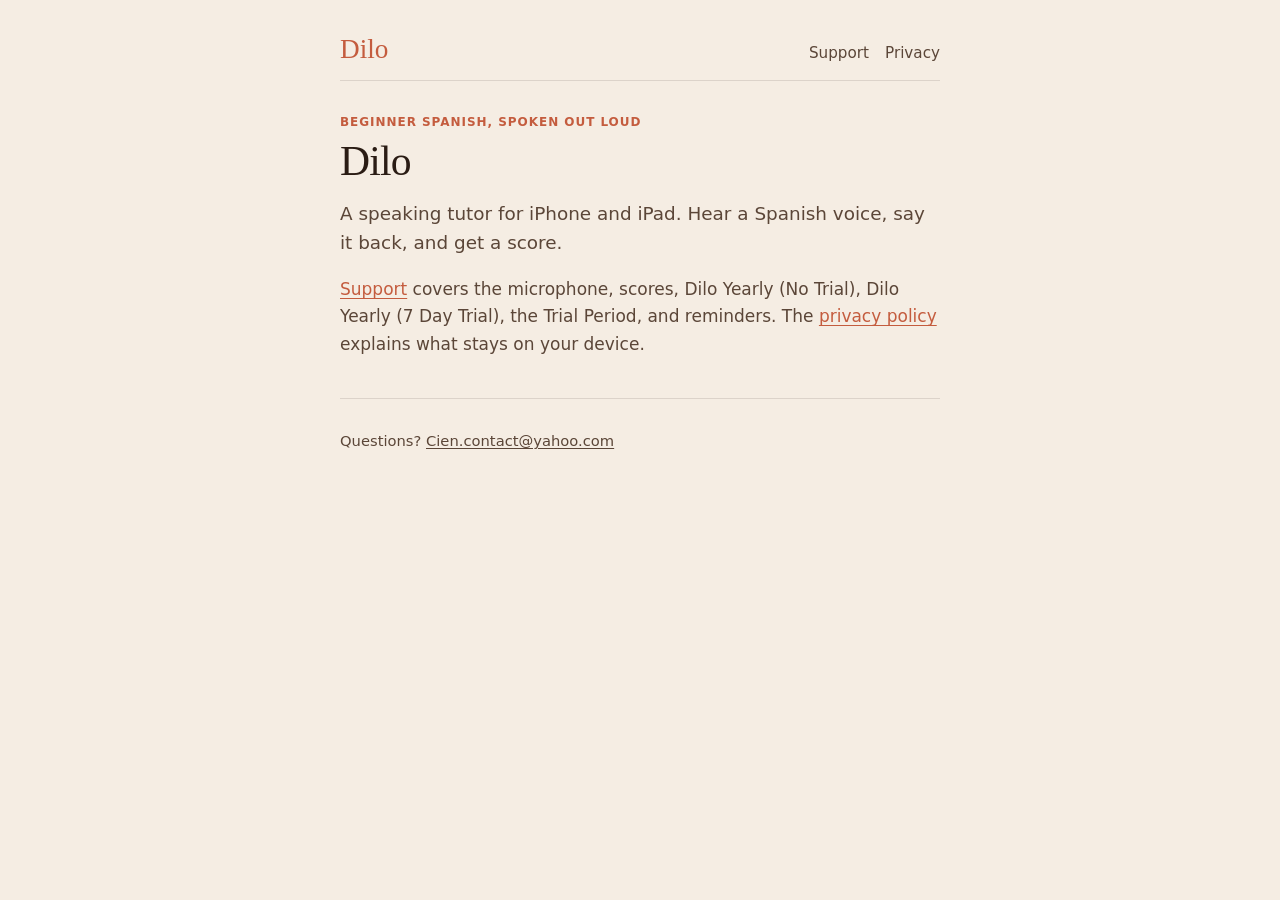
<file: index.html>
<!DOCTYPE html>
<html lang="en">
<head>
  <meta charset="utf-8">
  <meta name="viewport" content="width=device-width, initial-scale=1">
  <title>Dilo</title>
  <meta name="description" content="Support and privacy policy for Dilo, a beginner Spanish speaking tutor for iPhone and iPad.">
  <link rel="stylesheet" href="style.css">
</head>
<body>
  <div class="wrap">
    <header class="site-header">
      <a class="mark" href="./">Dilo</a>
      <nav class="site-nav" aria-label="Pages">
        <a href="support/">Support</a>
        <a href="privacy/">Privacy</a>
      </nav>
    </header>

    <p class="kicker">Beginner Spanish, spoken out loud</p>
    <h1>Dilo</h1>
    <p class="lede">A speaking tutor for iPhone and iPad. Hear a Spanish voice, say it back, and get a score.</p>
    <p><a href="support/">Support</a> covers the microphone, scores, Dilo Yearly (No Trial), Dilo Yearly (7 Day Trial), the Trial Period, and reminders. The <a href="privacy/">privacy policy</a> explains what stays on your device.</p>

    <footer>
      <p>Questions? <a href="mailto:Cien.contact@yahoo.com">Cien.contact@yahoo.com</a></p>
    </footer>
  </div>
</body>
</html>
</file>
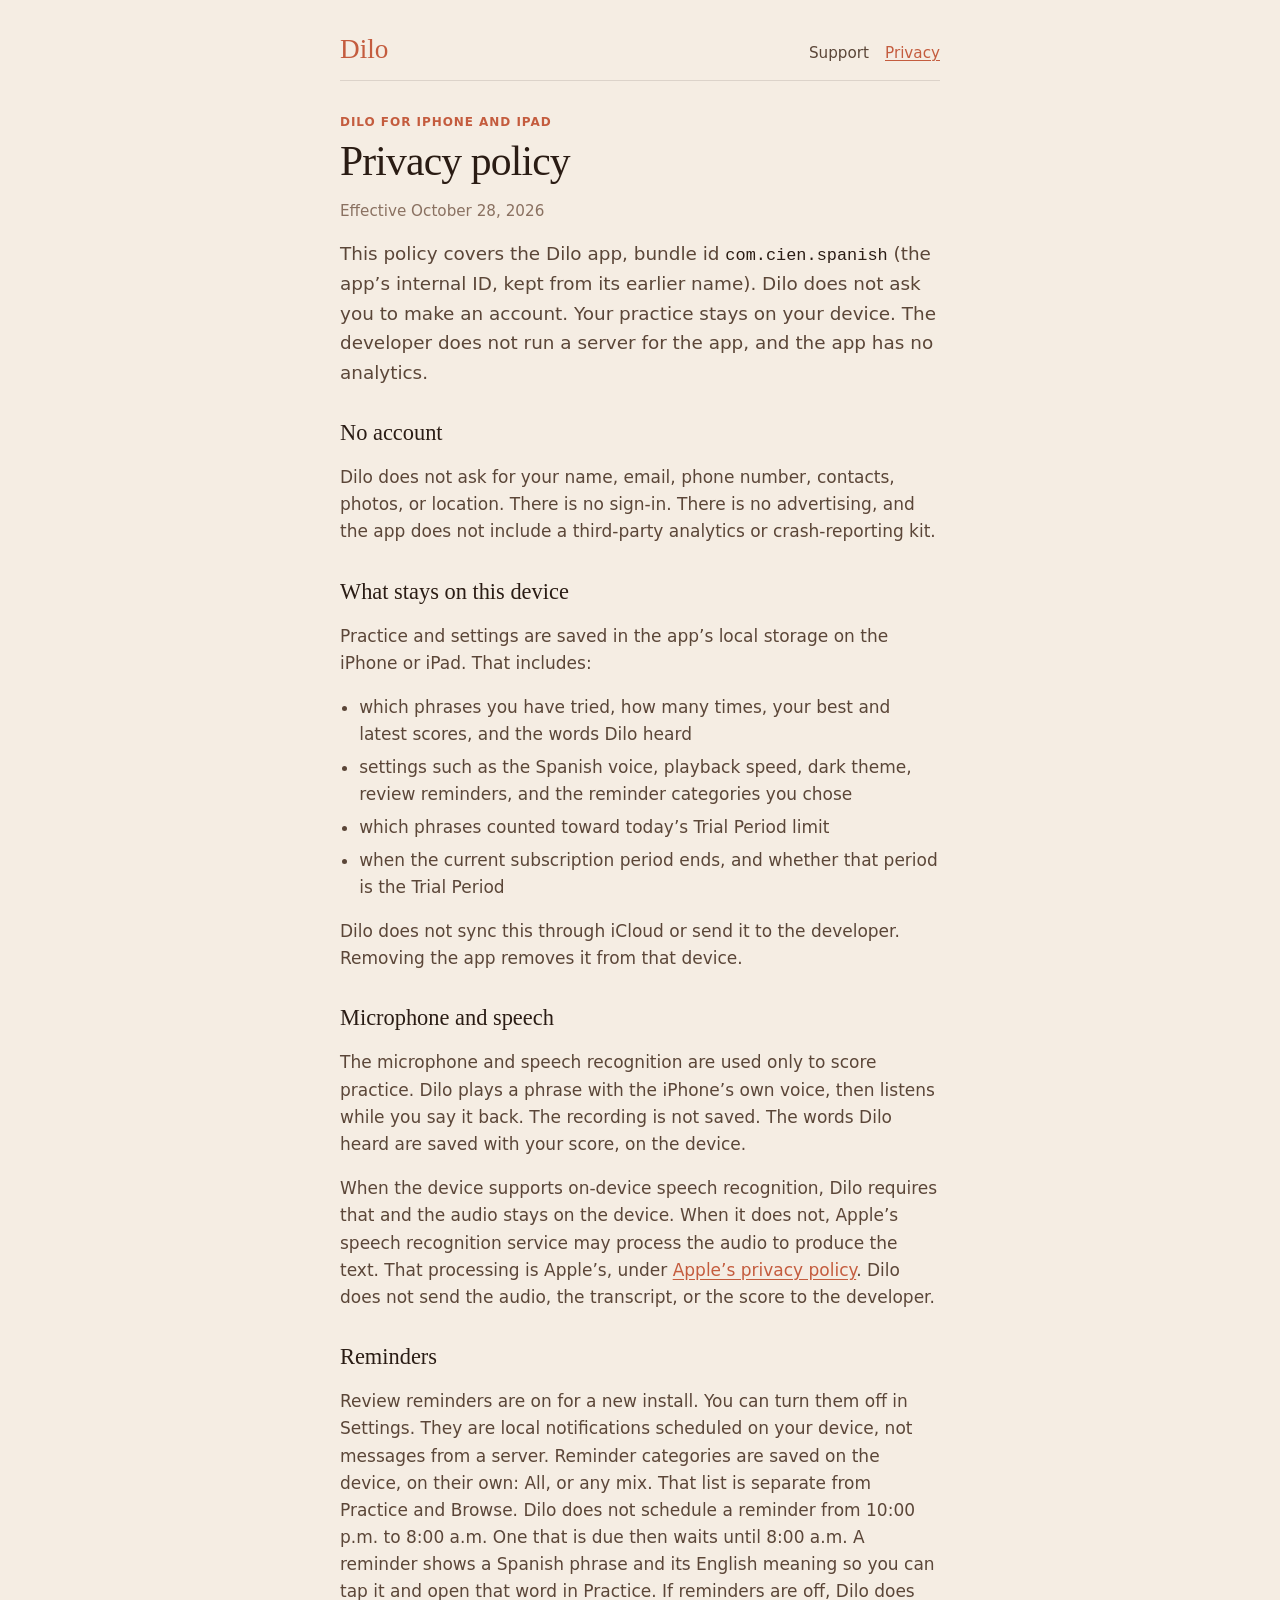
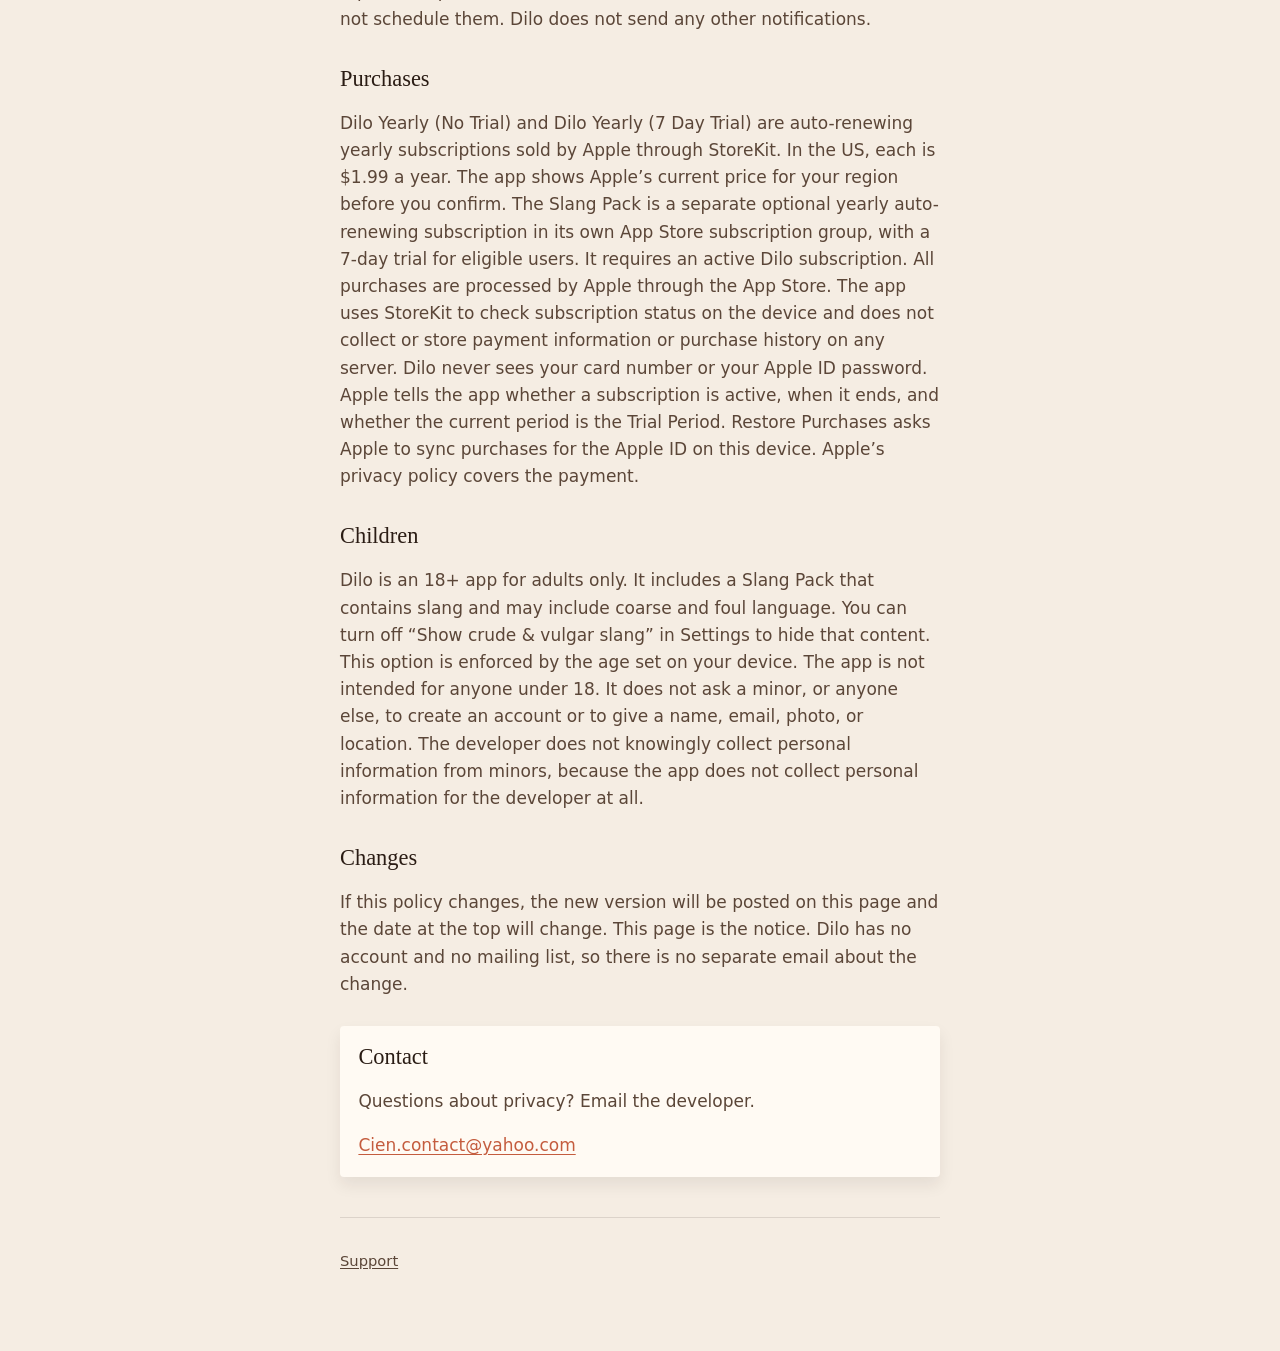
<file: privacy/index.html>
<!DOCTYPE html>
<html lang="en">
<head>
  <meta charset="utf-8">
  <meta name="viewport" content="width=device-width, initial-scale=1">
  <title>Privacy Policy · Dilo</title>
  <meta name="description" content="Privacy policy for Dilo, the beginner Spanish speaking tutor. No account, progress stays on your device, and purchases go through Apple.">
  <link rel="stylesheet" href="../style.css">
</head>
<body>
  <div class="wrap">
    <header class="site-header">
      <a class="mark" href="../">Dilo</a>
      <nav class="site-nav" aria-label="Pages">
        <a href="../support/">Support</a>
        <a href="./" aria-current="page">Privacy</a>
      </nav>
    </header>

    <p class="kicker">Dilo for iPhone and iPad</p>
    <h1>Privacy policy</h1>
    <p class="date">Effective October 28, 2026</p>
    <p class="lede">This policy covers the Dilo app, bundle id <code>com.cien.spanish</code> (the app’s internal ID, kept from its earlier name). Dilo does not ask you to make an account. Your practice stays on your device. The developer does not run a server for the app, and the app has no analytics.</p>

    <h2>No account</h2>
    <p>Dilo does not ask for your name, email, phone number, contacts, photos, or location. There is no sign-in. There is no advertising, and the app does not include a third-party analytics or crash-reporting kit.</p>

    <h2>What stays on this device</h2>
    <p>Practice and settings are saved in the app’s local storage on the iPhone or iPad. That includes:</p>
    <ul>
      <li>which phrases you have tried, how many times, your best and latest scores, and the words Dilo heard</li>
      <li>settings such as the Spanish voice, playback speed, dark theme, review reminders, and the reminder categories you chose</li>
      <li>which phrases counted toward today’s Trial Period limit</li>
      <li>when the current subscription period ends, and whether that period is the Trial Period</li>
    </ul>
    <p>Dilo does not sync this through iCloud or send it to the developer. Removing the app removes it from that device.</p>

    <h2>Microphone and speech</h2>
    <p>The microphone and speech recognition are used only to score practice. Dilo plays a phrase with the iPhone’s own voice, then listens while you say it back. The recording is not saved. The words Dilo heard are saved with your score, on the device.</p>
    <p>When the device supports on-device speech recognition, Dilo requires that and the audio stays on the device. When it does not, Apple’s speech recognition service may process the audio to produce the text. That processing is Apple’s, under <a href="https://www.apple.com/legal/privacy/">Apple’s privacy policy</a>. Dilo does not send the audio, the transcript, or the score to the developer.</p>

    <h2>Reminders</h2>
    <p>Review reminders are on for a new install. You can turn them off in Settings. They are local notifications scheduled on your device, not messages from a server. Reminder categories are saved on the device, on their own: All, or any mix. That list is separate from Practice and Browse. Dilo does not schedule a reminder from 10:00 p.m. to 8:00 a.m. One that is due then waits until 8:00 a.m. A reminder shows a Spanish phrase and its English meaning so you can tap it and open that word in Practice. If reminders are off, Dilo does not schedule them. Dilo does not send any other notifications.</p>

    <h2>Purchases</h2>
    <p>Dilo Yearly (No Trial) and Dilo Yearly (7 Day Trial) are auto-renewing yearly subscriptions sold by Apple through StoreKit. In the US, each is $1.99 a year. The app shows Apple’s current price for your region before you confirm. The Slang Pack is a separate optional yearly auto-renewing subscription in its own App Store subscription group, with a 7-day trial for eligible users. It requires an active Dilo subscription. All purchases are processed by Apple through the App Store. The app uses StoreKit to check subscription status on the device and does not collect or store payment information or purchase history on any server. Dilo never sees your card number or your Apple ID password. Apple tells the app whether a subscription is active, when it ends, and whether the current period is the Trial Period. Restore Purchases asks Apple to sync purchases for the Apple ID on this device. Apple’s privacy policy covers the payment.</p>

    <h2>Children</h2>
    <p>Dilo is an 18+ app for adults only. It includes a Slang Pack that contains slang and may include coarse and foul language. You can turn off “Show crude &amp; vulgar slang” in Settings to hide that content. This option is enforced by the age set on your device. The app is not intended for anyone under 18. It does not ask a minor, or anyone else, to create an account or to give a name, email, photo, or location. The developer does not knowingly collect personal information from minors, because the app does not collect personal information for the developer at all.</p>

    <h2>Changes</h2>
    <p>If this policy changes, the new version will be posted on this page and the date at the top will change. This page is the notice. Dilo has no account and no mailing list, so there is no separate email about the change.</p>

    <div class="card">
      <h2>Contact</h2>
      <p>Questions about privacy? Email the developer.</p>
      <p><a href="mailto:Cien.contact@yahoo.com">Cien.contact@yahoo.com</a></p>
    </div>

    <footer>
      <p><a href="../support/">Support</a></p>
    </footer>
  </div>
</body>
</html>
</file>
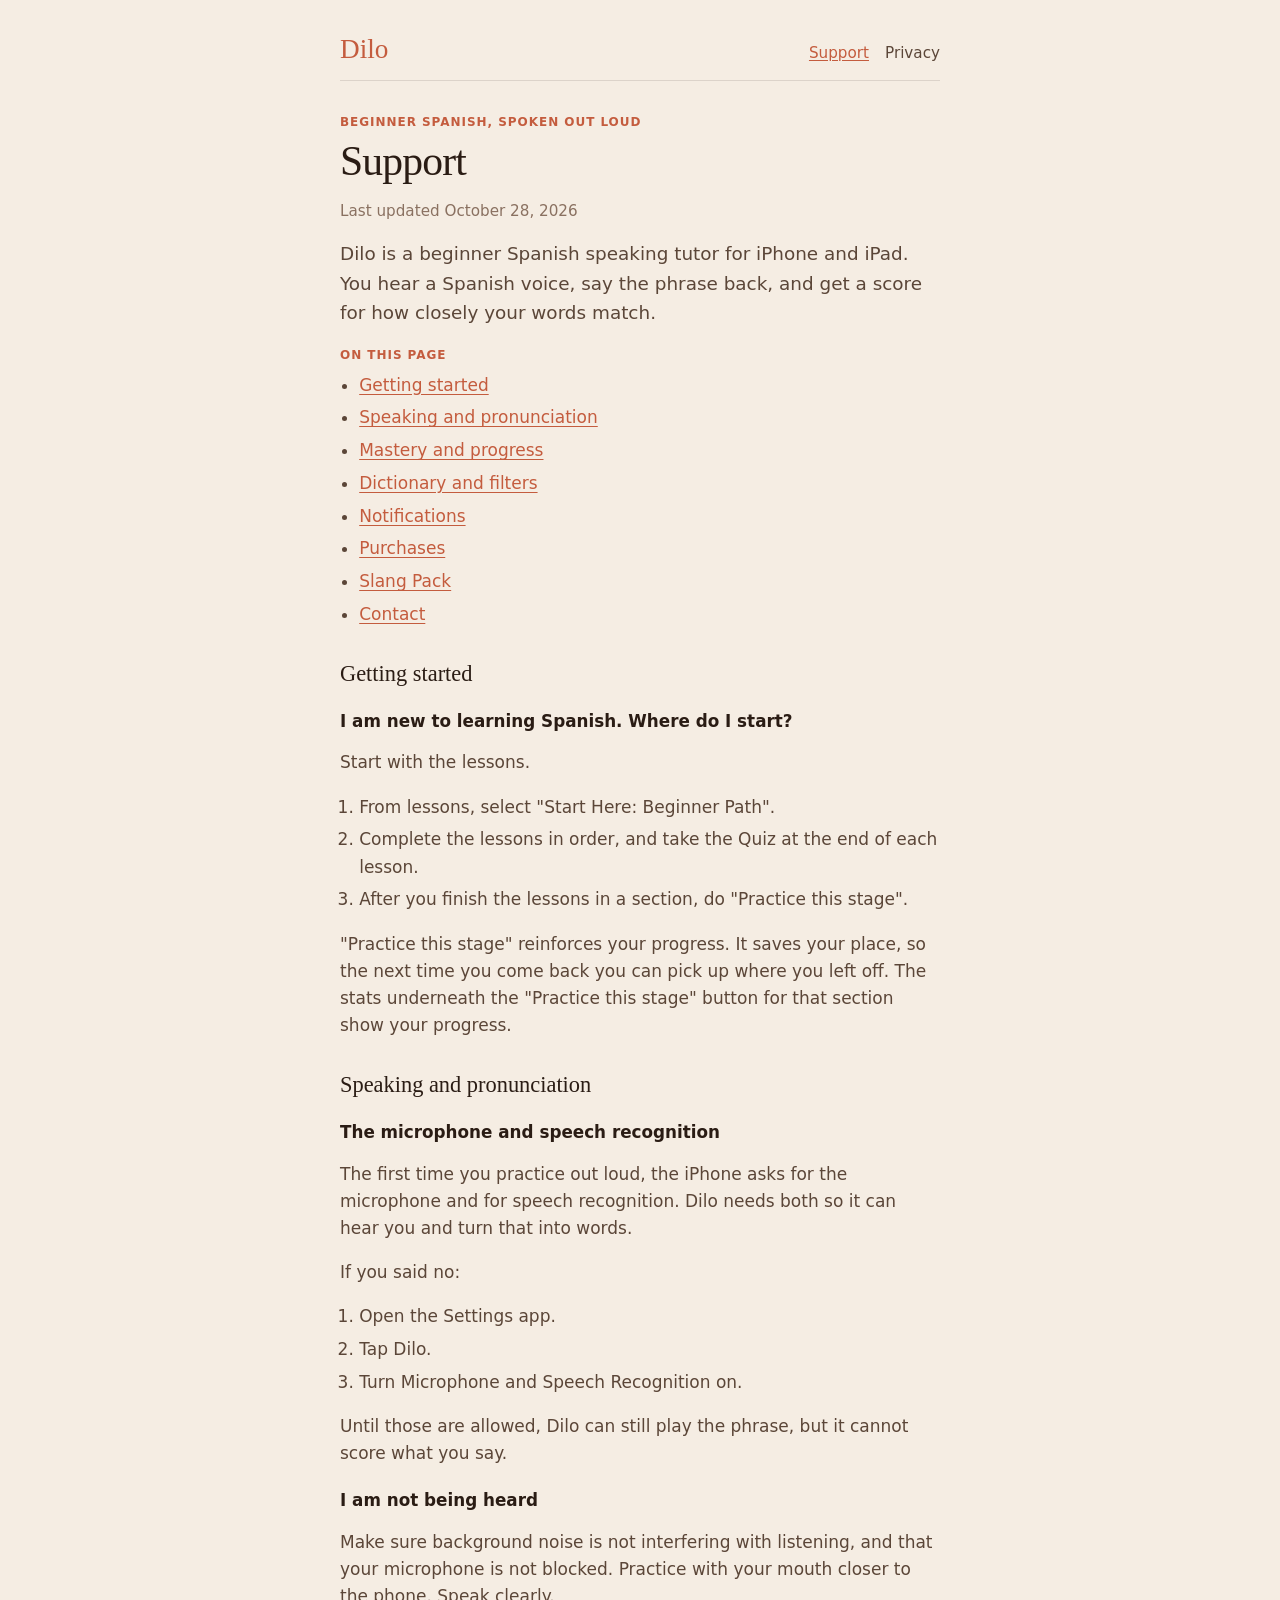
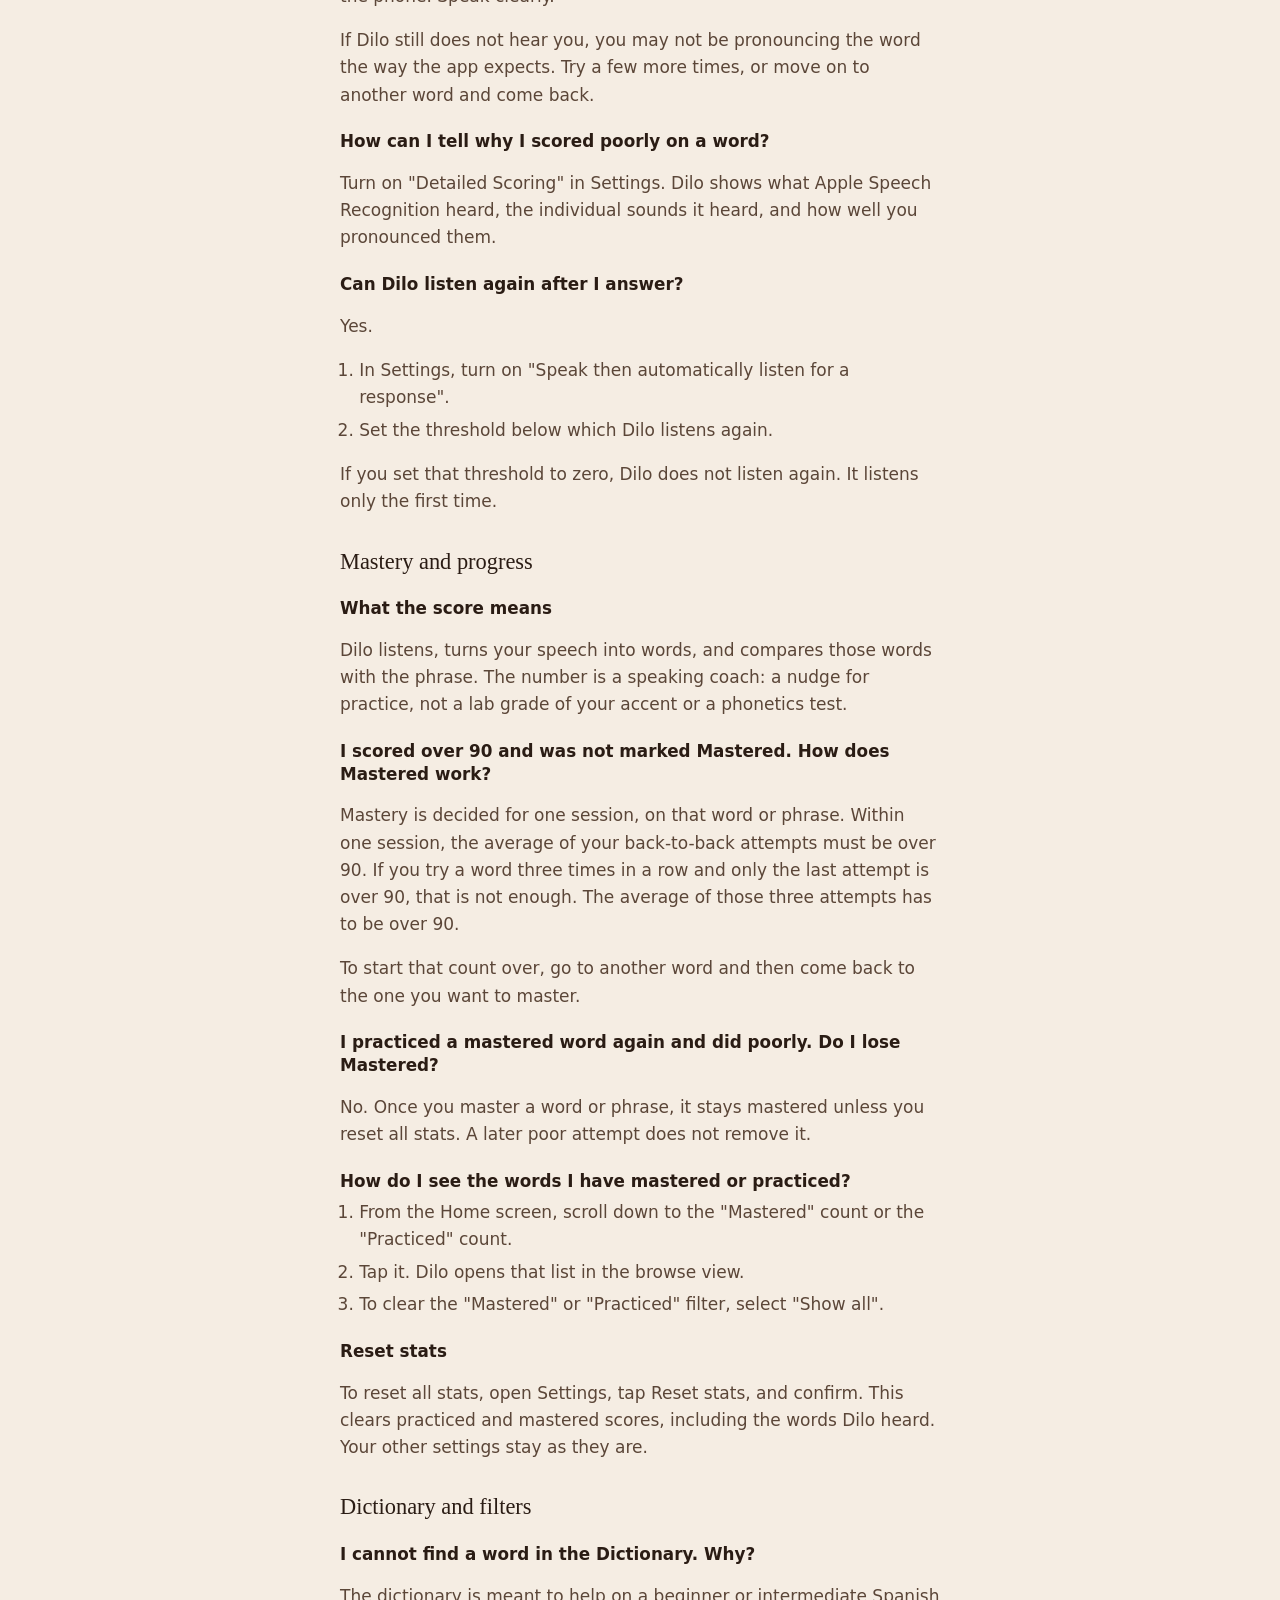
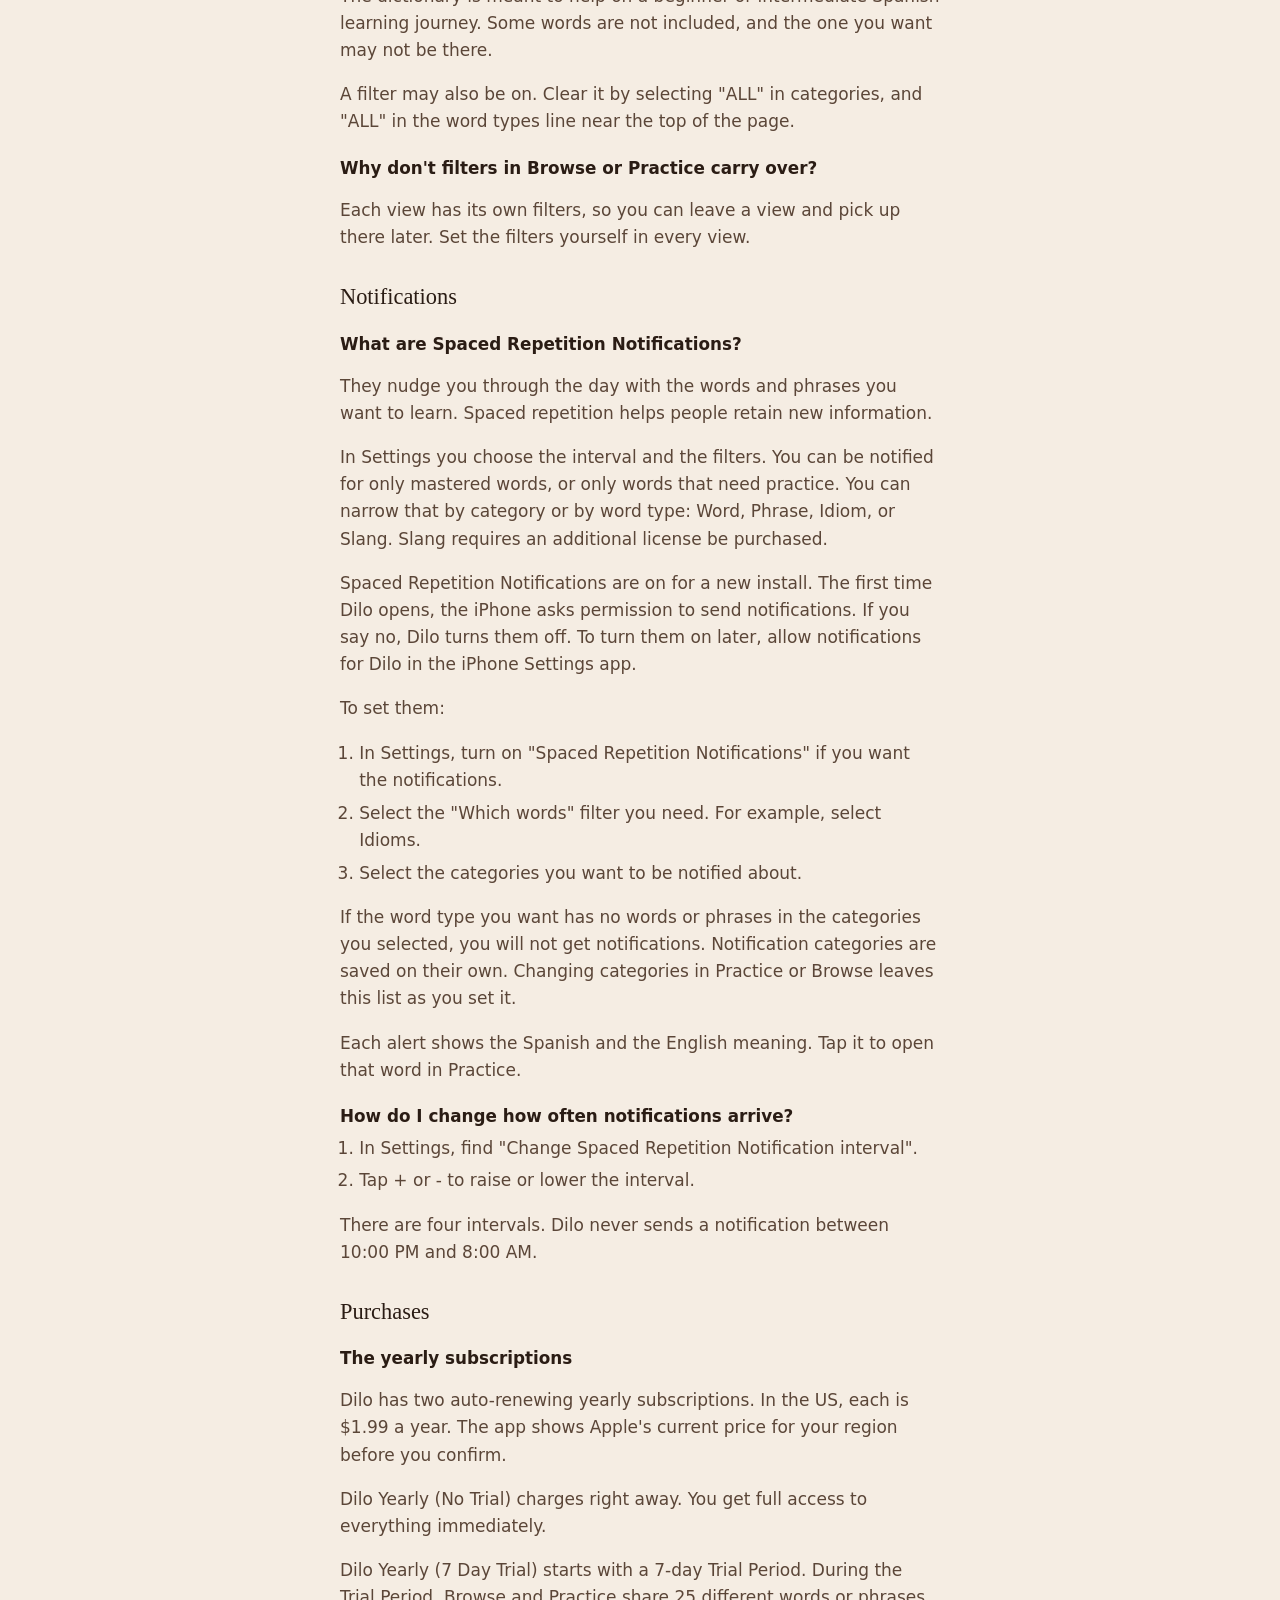
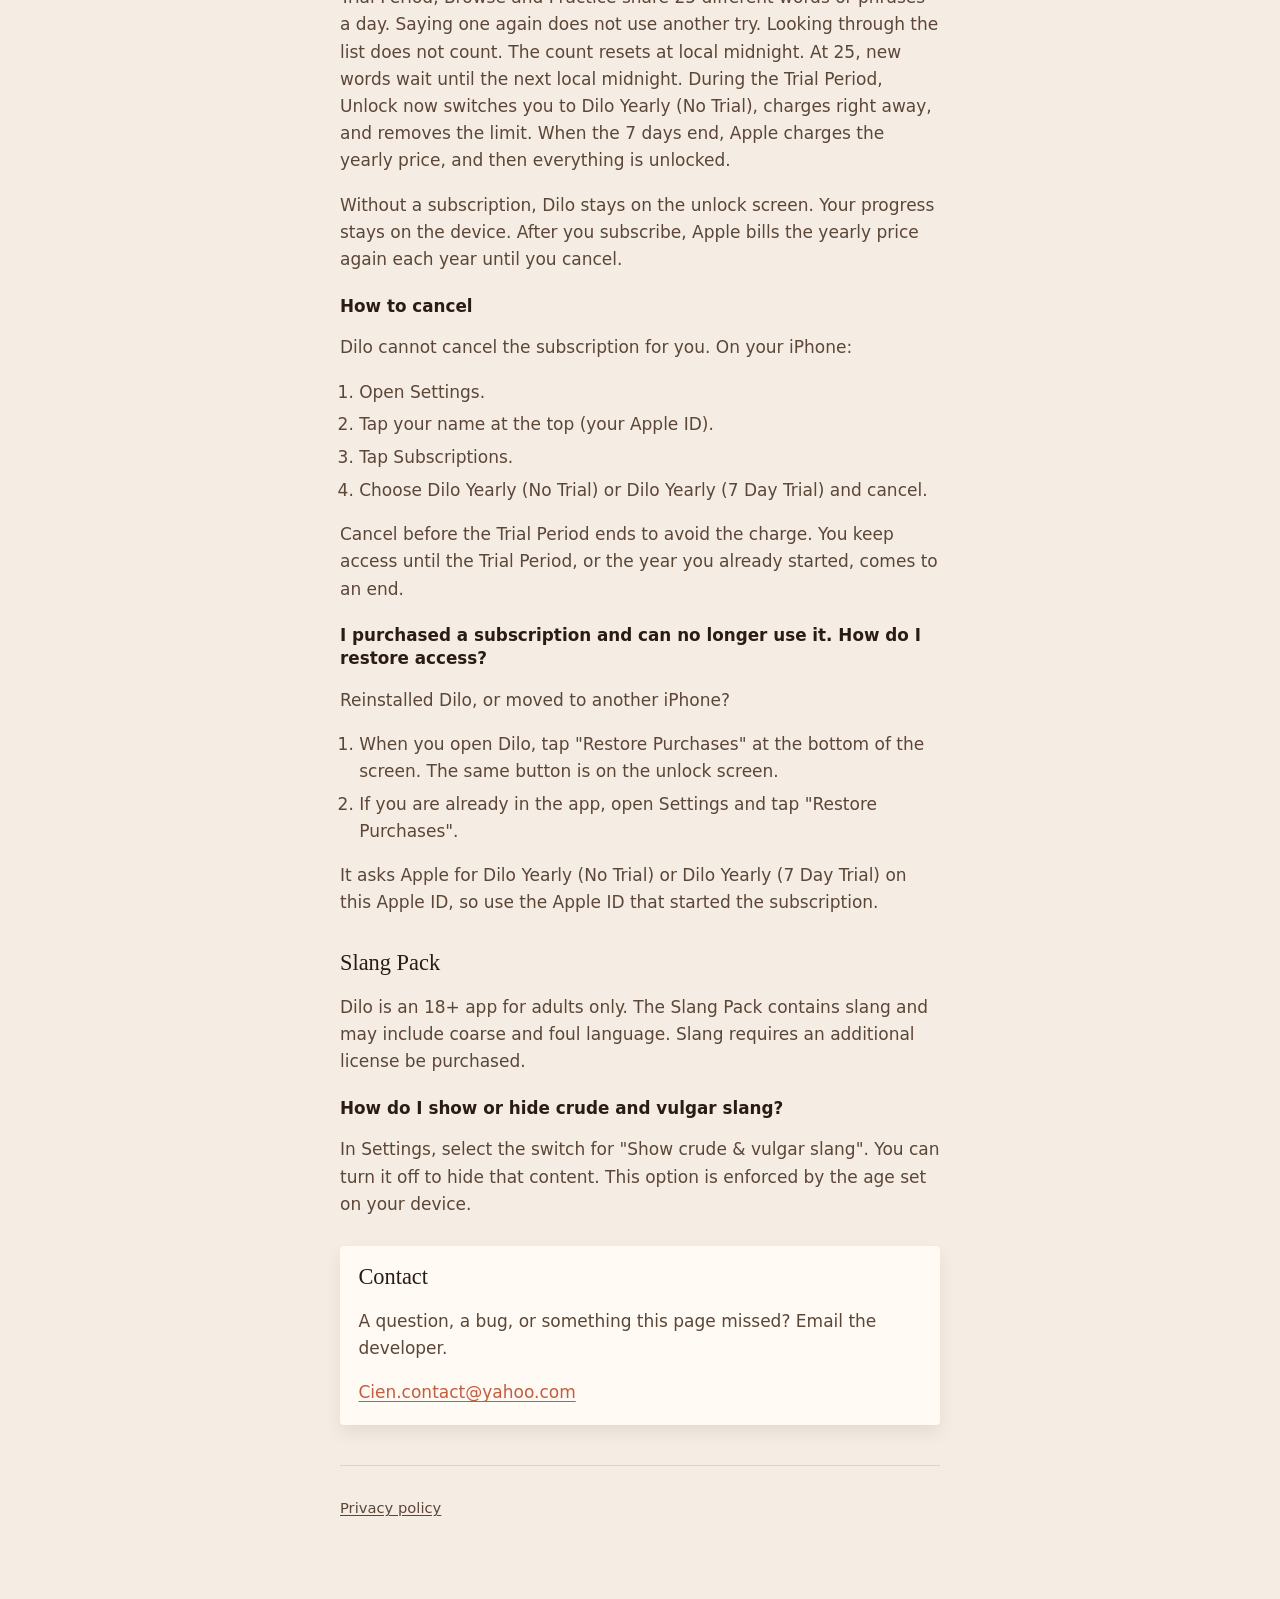
<file: support/index.html>
<!DOCTYPE html>
<html lang="en">
<head>
  <meta charset="utf-8">
  <meta name="viewport" content="width=device-width, initial-scale=1">
  <title>Support · Dilo</title>
  <meta name="description" content="Help for Dilo, a beginner Spanish speaking tutor. Lessons, speaking, mastery, the dictionary, notifications, subscriptions, and the Slang Pack.">
  <link rel="stylesheet" href="../style.css">
</head>
<body>
  <div class="wrap">
    <header class="site-header">
      <a class="mark" href="../">Dilo</a>
      <nav class="site-nav" aria-label="Pages">
        <a href="./" aria-current="page">Support</a>
        <a href="../privacy/">Privacy</a>
      </nav>
    </header>

    <p class="kicker">Beginner Spanish, spoken out loud</p>
    <h1>Support</h1>
    <p class="date">Last updated October 28, 2026</p>
    <p class="lede">Dilo is a beginner Spanish speaking tutor for iPhone and iPad. You hear a Spanish voice, say the phrase back, and get a score for how closely your words match.</p>

    <nav aria-label="On this page">
      <p class="kicker">On this page</p>
      <ul>
        <li><a href="#getting-started">Getting started</a></li>
        <li><a href="#speaking">Speaking and pronunciation</a></li>
        <li><a href="#mastery">Mastery and progress</a></li>
        <li><a href="#dictionary">Dictionary and filters</a></li>
        <li><a href="#notifications">Notifications</a></li>
        <li><a href="#purchases">Purchases</a></li>
        <li><a href="#slang-pack">Slang Pack</a></li>
        <li><a href="#contact">Contact</a></li>
      </ul>
    </nav>

    <h2 id="getting-started">Getting started</h2>
    <h3>I am new to learning Spanish. Where do I start?</h3>
    <p>Start with the lessons.</p>
    <ol>
      <li>From lessons, select "Start Here: Beginner Path".</li>
      <li>Complete the lessons in order, and take the Quiz at the end of each lesson.</li>
      <li>After you finish the lessons in a section, do "Practice this stage".</li>
    </ol>
    <p>"Practice this stage" reinforces your progress. It saves your place, so the next time you come back you can pick up where you left off. The stats underneath the "Practice this stage" button for that section show your progress.</p>

    <h2 id="speaking">Speaking and pronunciation</h2>
    <h3>The microphone and speech recognition</h3>
    <p>The first time you practice out loud, the iPhone asks for the microphone and for speech recognition. Dilo needs both so it can hear you and turn that into words.</p>
    <p>If you said no:</p>
    <ol>
      <li>Open the Settings app.</li>
      <li>Tap Dilo.</li>
      <li>Turn Microphone and Speech Recognition on.</li>
    </ol>
    <p>Until those are allowed, Dilo can still play the phrase, but it cannot score what you say.</p>

    <h3>I am not being heard</h3>
    <p>Make sure background noise is not interfering with listening, and that your microphone is not blocked. Practice with your mouth closer to the phone. Speak clearly.</p>
    <p>If Dilo still does not hear you, you may not be pronouncing the word the way the app expects. Try a few more times, or move on to another word and come back.</p>

    <h3>How can I tell why I scored poorly on a word?</h3>
    <p>Turn on "Detailed Scoring" in Settings. Dilo shows what Apple Speech Recognition heard, the individual sounds it heard, and how well you pronounced them.</p>

    <h3>Can Dilo listen again after I answer?</h3>
    <p>Yes.</p>
    <ol>
      <li>In Settings, turn on "Speak then automatically listen for a response".</li>
      <li>Set the threshold below which Dilo listens again.</li>
    </ol>
    <p>If you set that threshold to zero, Dilo does not listen again. It listens only the first time.</p>

    <h2 id="mastery">Mastery and progress</h2>
    <h3>What the score means</h3>
    <p>Dilo listens, turns your speech into words, and compares those words with the phrase. The number is a speaking coach: a nudge for practice, not a lab grade of your accent or a phonetics test.</p>

    <h3>I scored over 90 and was not marked Mastered. How does Mastered work?</h3>
    <p>Mastery is decided for one session, on that word or phrase. Within one session, the average of your back-to-back attempts must be over 90. If you try a word three times in a row and only the last attempt is over 90, that is not enough. The average of those three attempts has to be over 90.</p>
    <p>To start that count over, go to another word and then come back to the one you want to master.</p>

    <h3>I practiced a mastered word again and did poorly. Do I lose Mastered?</h3>
    <p>No. Once you master a word or phrase, it stays mastered unless you reset all stats. A later poor attempt does not remove it.</p>

    <h3>How do I see the words I have mastered or practiced?</h3>
    <ol>
      <li>From the Home screen, scroll down to the "Mastered" count or the "Practiced" count.</li>
      <li>Tap it. Dilo opens that list in the browse view.</li>
      <li>To clear the "Mastered" or "Practiced" filter, select "Show all".</li>
    </ol>

    <h3>Reset stats</h3>
    <p>To reset all stats, open Settings, tap Reset stats, and confirm. This clears practiced and mastered scores, including the words Dilo heard. Your other settings stay as they are.</p>

    <h2 id="dictionary">Dictionary and filters</h2>
    <h3>I cannot find a word in the Dictionary. Why?</h3>
    <p>The dictionary is meant to help on a beginner or intermediate Spanish learning journey. Some words are not included, and the one you want may not be there.</p>
    <p>A filter may also be on. Clear it by selecting "ALL" in categories, and "ALL" in the word types line near the top of the page.</p>

    <h3>Why don't filters in Browse or Practice carry over?</h3>
    <p>Each view has its own filters, so you can leave a view and pick up there later. Set the filters yourself in every view.</p>

    <h2 id="notifications">Notifications</h2>
    <h3>What are Spaced Repetition Notifications?</h3>
    <p>They nudge you through the day with the words and phrases you want to learn. Spaced repetition helps people retain new information.</p>
    <p>In Settings you choose the interval and the filters. You can be notified for only mastered words, or only words that need practice. You can narrow that by category or by word type: Word, Phrase, Idiom, or Slang. Slang requires an additional license be purchased.</p>
    <p>Spaced Repetition Notifications are on for a new install. The first time Dilo opens, the iPhone asks permission to send notifications. If you say no, Dilo turns them off. To turn them on later, allow notifications for Dilo in the iPhone Settings app.</p>
    <p>To set them:</p>
    <ol>
      <li>In Settings, turn on "Spaced Repetition Notifications" if you want the notifications.</li>
      <li>Select the "Which words" filter you need. For example, select Idioms.</li>
      <li>Select the categories you want to be notified about.</li>
    </ol>
    <p>If the word type you want has no words or phrases in the categories you selected, you will not get notifications. Notification categories are saved on their own. Changing categories in Practice or Browse leaves this list as you set it.</p>
    <p>Each alert shows the Spanish and the English meaning. Tap it to open that word in Practice.</p>

    <h3>How do I change how often notifications arrive?</h3>
    <ol>
      <li>In Settings, find "Change Spaced Repetition Notification interval".</li>
      <li>Tap + or - to raise or lower the interval.</li>
    </ol>
    <p>There are four intervals. Dilo never sends a notification between 10:00 PM and 8:00 AM.</p>

    <h2 id="purchases">Purchases</h2>
    <h3>The yearly subscriptions</h3>
    <p>Dilo has two auto-renewing yearly subscriptions. In the US, each is $1.99 a year. The app shows Apple's current price for your region before you confirm.</p>
    <p>Dilo Yearly (No Trial) charges right away. You get full access to everything immediately.</p>
    <p>Dilo Yearly (7 Day Trial) starts with a 7-day Trial Period. During the Trial Period, Browse and Practice share 25 different words or phrases a day. Saying one again does not use another try. Looking through the list does not count. The count resets at local midnight. At 25, new words wait until the next local midnight. During the Trial Period, Unlock now switches you to Dilo Yearly (No Trial), charges right away, and removes the limit. When the 7 days end, Apple charges the yearly price, and then everything is unlocked.</p>
    <p>Without a subscription, Dilo stays on the unlock screen. Your progress stays on the device. After you subscribe, Apple bills the yearly price again each year until you cancel.</p>

    <h3>How to cancel</h3>
    <p>Dilo cannot cancel the subscription for you. On your iPhone:</p>
    <ol>
      <li>Open Settings.</li>
      <li>Tap your name at the top (your Apple ID).</li>
      <li>Tap Subscriptions.</li>
      <li>Choose Dilo Yearly (No Trial) or Dilo Yearly (7 Day Trial) and cancel.</li>
    </ol>
    <p>Cancel before the Trial Period ends to avoid the charge. You keep access until the Trial Period, or the year you already started, comes to an end.</p>

    <h3>I purchased a subscription and can no longer use it. How do I restore access?</h3>
    <p>Reinstalled Dilo, or moved to another iPhone?</p>
    <ol>
      <li>When you open Dilo, tap "Restore Purchases" at the bottom of the screen. The same button is on the unlock screen.</li>
      <li>If you are already in the app, open Settings and tap "Restore Purchases".</li>
    </ol>
    <p>It asks Apple for Dilo Yearly (No Trial) or Dilo Yearly (7 Day Trial) on this Apple ID, so use the Apple ID that started the subscription.</p>

    <h2 id="slang-pack">Slang Pack</h2>
    <p>Dilo is an 18+ app for adults only. The Slang Pack contains slang and may include coarse and foul language. Slang requires an additional license be purchased.</p>
    <h3>How do I show or hide crude and vulgar slang?</h3>
    <p>In Settings, select the switch for "Show crude &amp; vulgar slang". You can turn it off to hide that content. This option is enforced by the age set on your device.</p>

    <div class="card">
      <h2 id="contact">Contact</h2>
      <p>A question, a bug, or something this page missed? Email the developer.</p>
      <p><a href="mailto:Cien.contact@yahoo.com">Cien.contact@yahoo.com</a></p>
    </div>

    <footer>
      <p><a href="../privacy/">Privacy policy</a></p>
    </footer>
  </div>
</body>
</html>
</file>
<file: style.css>
:root {
  --cream: #f5ede3;
  --terracotta: #c45c3e;
  --ink: #2a1c14;
  --ink-soft: #5b4638;
  --muted: #8a7161;
  --surface: #fffaf3;
  --line: rgba(42, 28, 20, 0.12);
  --shadow: rgba(42, 28, 20, 0.08);
}

* {
  box-sizing: border-box;
}

html {
  background: var(--cream);
}

body {
  margin: 0;
  color: var(--ink);
  background: var(--cream);
  font-family: "Avenir Next", "Segoe UI", system-ui, sans-serif;
  font-size: 1.0625rem;
  line-height: 1.6;
}

a {
  color: var(--terracotta);
  text-underline-offset: 0.16em;
}

a:hover {
  color: #a34730;
}

.wrap {
  max-width: 40rem;
  margin: 0 auto;
  padding: 2.25rem 1.25rem 4rem;
}

.site-header {
  display: flex;
  align-items: baseline;
  justify-content: space-between;
  gap: 1rem;
  padding-bottom: 0.9rem;
  margin-bottom: 2rem;
  border-bottom: 1px solid var(--line);
}

.mark {
  font-family: "Iowan Old Style", Palatino, "Palatino Linotype", Georgia, serif;
  font-size: 1.7rem;
  line-height: 1;
  color: var(--terracotta);
  text-decoration: none;
}

.site-nav {
  display: flex;
  gap: 1rem;
  font-size: 0.95rem;
}

.site-nav a {
  color: var(--ink-soft);
  text-decoration: none;
}

.site-nav a[aria-current="page"] {
  color: var(--terracotta);
  text-decoration: underline;
  text-underline-offset: 0.16em;
}

.kicker {
  margin: 0 0 0.4rem;
  color: var(--terracotta);
  font-size: 0.75rem;
  font-weight: 650;
  letter-spacing: 0.08em;
  text-transform: uppercase;
}

h1 {
  margin: 0 0 0.8rem;
  font-family: "Iowan Old Style", Palatino, "Palatino Linotype", Georgia, serif;
  font-size: clamp(2rem, 5vw, 2.6rem);
  font-weight: 500;
  letter-spacing: -0.02em;
  line-height: 1.15;
}

h2 {
  margin: 2rem 0 0.45rem;
  font-family: "Iowan Old Style", Palatino, "Palatino Linotype", Georgia, serif;
  font-size: 1.4rem;
  font-weight: 500;
  line-height: 1.25;
}

h3 {
  margin: 1.35rem 0 0.35rem;
  font-size: 1.05rem;
  font-weight: 650;
  line-height: 1.35;
  color: var(--ink);
}

p,
li {
  color: var(--ink-soft);
}

.lede {
  margin-top: 0;
  font-size: 1.15rem;
}

.date {
  margin: 0 0 1rem;
  color: var(--muted);
  font-size: 0.95rem;
}

ul,
ol {
  margin: 0.4rem 0 0;
  padding-left: 1.2rem;
}

ol {
  color: var(--ink-soft);
}

li + li {
  margin-top: 0.35rem;
}

.card {
  margin-top: 1.75rem;
  padding: 1.05rem 1.15rem 1.15rem;
  background: var(--surface);
  border-radius: 4px;
  box-shadow: 0 8px 16px var(--shadow);
}

.card h2 {
  margin-top: 0;
}

.card p:last-child {
  margin-bottom: 0;
}

footer {
  margin-top: 2.5rem;
  padding-top: 1rem;
  border-top: 1px solid var(--line);
  color: var(--muted);
  font-size: 0.92rem;
}

footer a {
  color: var(--ink-soft);
}

code {
  font-family: ui-monospace, SFMono-Regular, Menlo, monospace;
  font-size: 0.92em;
  color: var(--ink);
}
</file>
